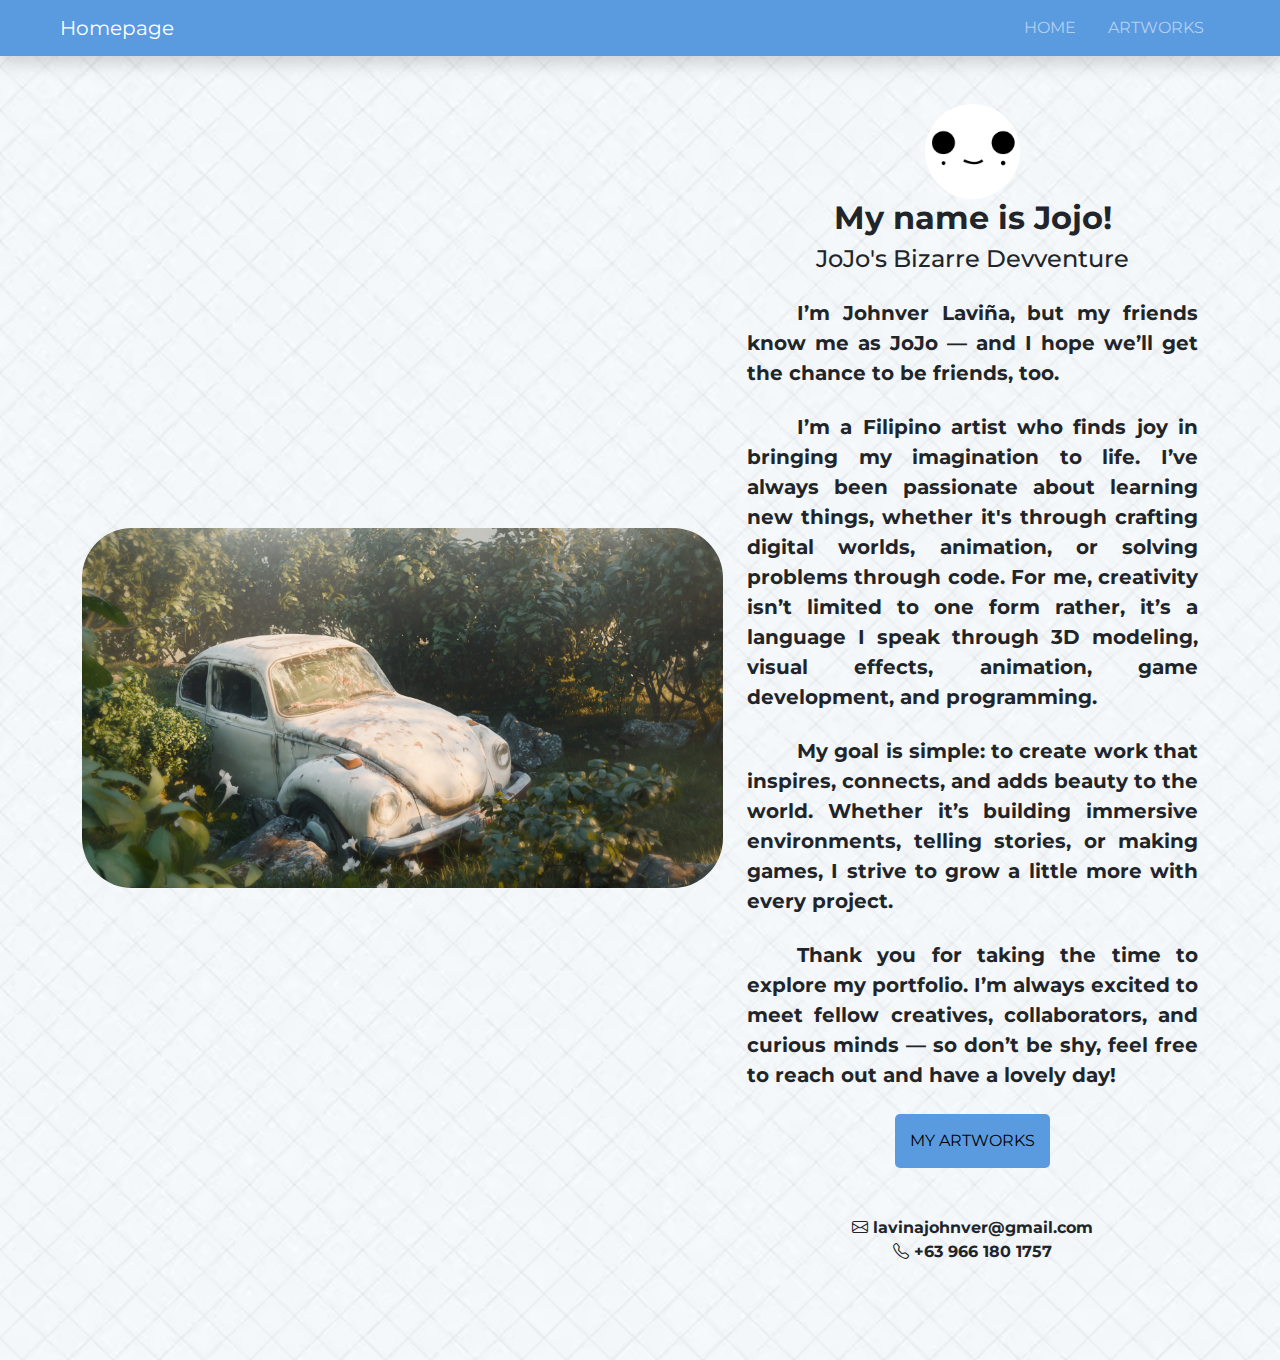
<file: index.html>
<!DOCTYPE html>
<html lang="en">
<head>
    <meta charset="UTF-8">
    <meta name="viewport" content="width=device-width, initial-scale=1.0">
    <title>Jojo's Portfolio</title>
    <link href="styles.css" rel="stylesheet">
    <link rel="icon" type="image/x-icon" href="lil_guy.jfif">
    <link href="https://cdn.jsdelivr.net/npm/bootstrap@5.0.2/dist/css/bootstrap.min.css" rel="stylesheet">
    <link href="https://fonts.googleapis.com/icon?family=Material+Icons+Outlined" rel="stylesheet">
    <link rel="stylesheet" href="https://cdn.jsdelivr.net/npm/bootstrap-icons@1.10.5/font/bootstrap-icons.css">
    <link href="https://fonts.googleapis.com/css2?family=Montserrat:ital,wght@0,100..900;1,100..900&family=Sorts+Mill+Goudy:ital@0;1&display=swap" rel="stylesheet">
</head>
<body>
    <div class="container-fluid px-0">
        <!-- nav bar -->
        <nav class="navbar navbar-expand-lg navbar-dark shadow">
            <div class="container-fluid">
                <a class="navbar-brand px-5">
                    Homepage
                </a>
                <button
                type="button"
                class="navbar-toggler"
                data-bs-toggle="collapse"
                data-bs-target="#navbarSupportedContent"
                aria-controls="navbarSupportedContent"
                aria-expanded="false"
                aria-label="Toggle navigation">
                <span class="navbar-toggler-icon"></span>
                </button>
                <div class="container px-3">
                    <div class="collapse navbar-collapse" id="navbarSupportedContent">
                        <ul class="navbar-nav ms-auto me-4 my-3 my-lg-0">
                            <li class="nav-item">
                                <a class="nav-link me-lg-3" href="index.html">HOME</a>
                            </li>
                            <li class="nav-item">
                                <a class="nav-link me-lg-3" href="art.html">ARTWORKS</a>
                            </li>
                        </ul>
                    </div>
                </div>
            </div>
        </nav>

        <!-- about header -->
        <section id="about" class="py-5">
            <div class="container">
                <div class="row align-items-center">
                    <div class="col-xxl-6 col-lg-7 justify-content-center px-8">
                        <img class="landing-img img-fluid mx-8" src="car graded.jpg" alt="profile">
                    </div>
                    <div class="col-lg-5 col-xxl-6">
                        <div class="row text-center justify-content-center">
                            <div class="col-sm-3">
                                <img class="landing-img img-fluid" src="lil_guy.jfif" alt="icon">
                            </div>
                            <h2 class="text-center fw-bold mb-2">
                                My name is Jojo!
                            </h2>
                            <h4 class="mb-4"> 
                                JoJo's Bizarre Devventure
                            </h4>
                            <p class="lead text-mute mb-4 mx-5 fw-bold"> 
                                I’m Johnver Laviña, but my friends know me as JoJo — and I hope we’ll get the chance to be friends, too.
                            </p>   
                            
                            <p class="lead text-mute mb-4 mx-5 fw-bold"> 
                                I’m a Filipino artist who finds joy in bringing my imagination to life.
                                I’ve always been passionate about learning new things, whether it's through crafting digital worlds,
                                animation, or solving problems through code. For me, creativity isn’t limited to one form rather,
                                it’s a language I speak through 3D modeling, visual effects, animation, game development, and programming.
                            </p>   

                            <p class="lead text-mute mb-4 mx-5 fw-bold"> 
                                My goal is simple: to create work that inspires, connects, and adds beauty to the world. Whether it’s building
                                immersive environments, telling stories, or making games, I strive to grow a little more with every project.
                            </p> 
                            
                            <p class="lead text-mute mb-4 mx-5 fw-bold"> 
                                Thank you for taking the time to explore my portfolio. I’m always excited to meet fellow creatives, collaborators,
                                and curious minds — so don’t be shy, feel free to reach out and have a lovely day!
                            </p> 
                            <div class="d-grid gap-3 d-sm-flex justify-content-center">
                                <a class="press text-uppercase" href="art.html">
                                    MY ARTWORKS
                                </a>
                            </div>
                            <div class="ending justify-content-right py-5">
                                <i class="bi bi-envelope"></i> lavinajohnver@gmail.com
                                <br>
                                <i class="bi bi-telephone"></i> +63 966 180 1757
                            </div>
                    </div>
                    
                </div>
            </div>
        </section>

        
        
        <!-- contact -->
        <section id="contact">

        </section>
    </div>
    <script src="https://cdn.jsdelivr.net/npm/bootstrap@5.0.2/dist/js/bootstrap.bundle.min.js" ></script> 
</body>
</html>
</file>
<file: styles.css>
* {
    font-family: "Montserrat", sans-serif;
    /* font-weight: 900; */
}

.landing-img {
    border-radius: 50px;
}

body{
    margin: 0;
    padding: 0;
    background-image: url("texture.avif");
    background-repeat: inherit;
    background-size:cover;
}

.material-icons-outlined{
    vertical-align: middle;
    line-height: 1px
}

.navbar-bran > .material-icons-outlined{
    font-size: 40px;
    
}

.navbar {
    background-color: rgb(90, 155, 224);
}

.lead {
    text-align: justify;
    text-indent: 50px;
}

.press {
    background-color: rgb(90, 155, 224);
    border: none;
    color: black;
    padding: 15px;
    display: inline-block;
    font-size: 16px;
    text-decoration: none;
    border-radius: 5px;
    text-shadow: none;
}

.ending {
    text-shadow: none;
    font-weight: bold;
}
</file>
